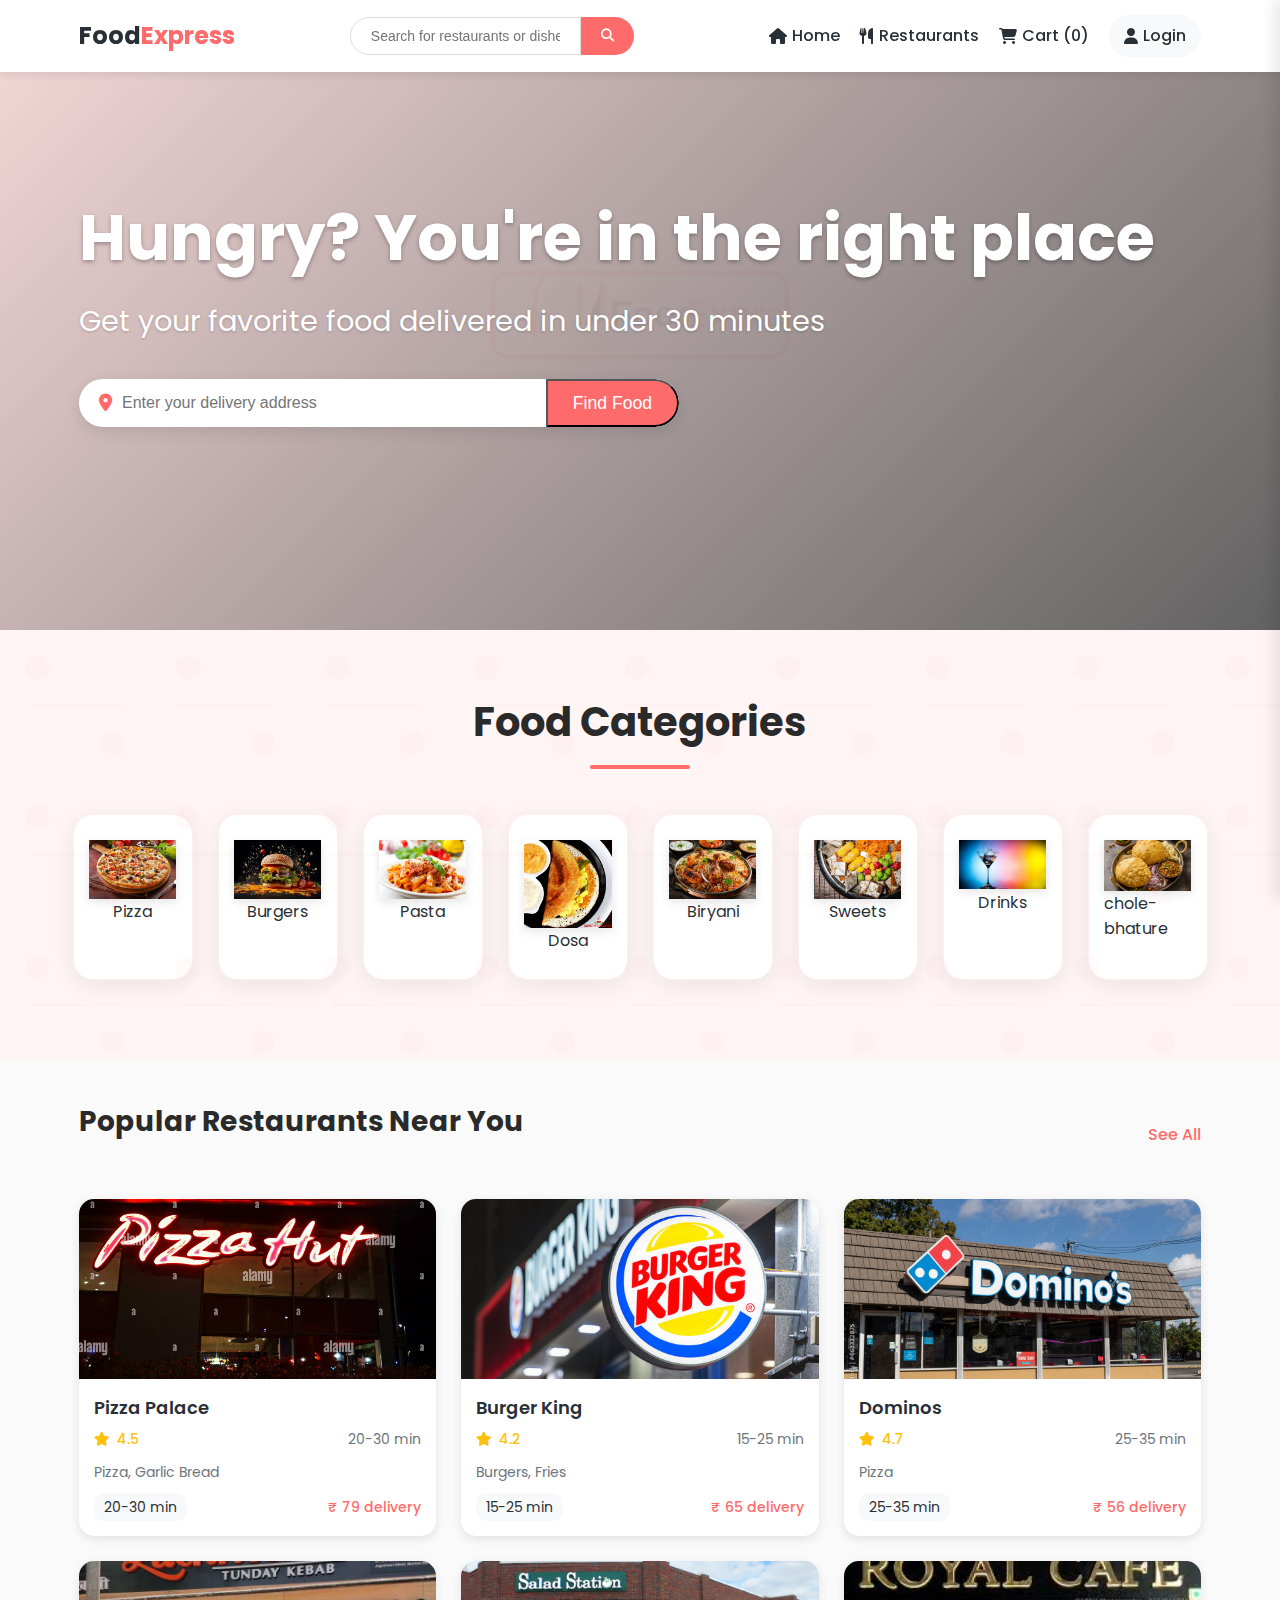
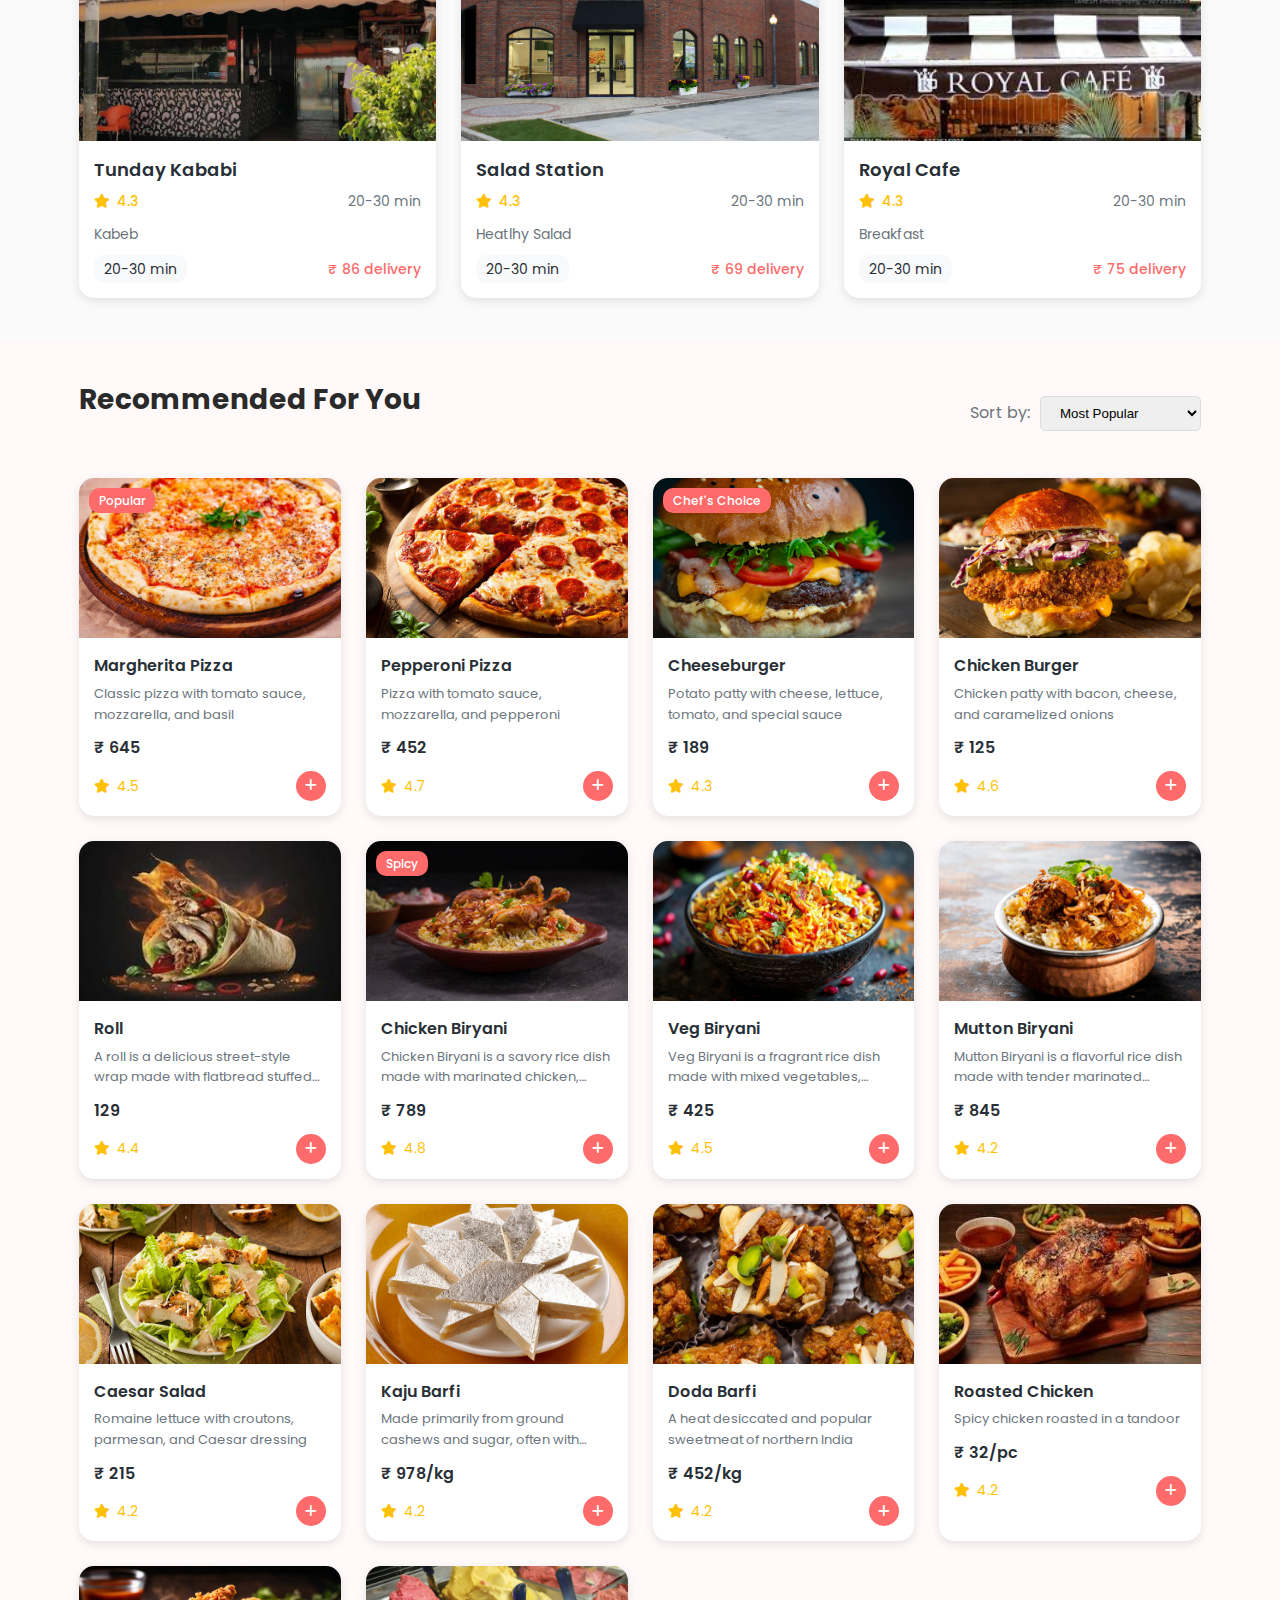
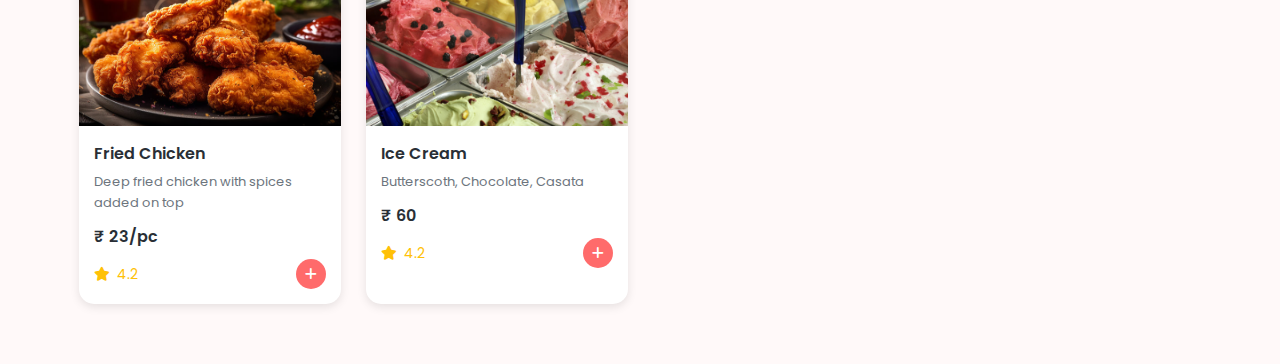
<file: instantFood/index.html>
<!DOCTYPE html>
<html lang="en">
<head>
    <meta charset="UTF-8">
    <meta name="viewport" content="width=device-width, initial-scale=1.0">
    <title>FoodExpress | Fast Food Delivery</title>
    <link rel="stylesheet" href="style.css">
    <link rel="stylesheet" href="https://cdnjs.cloudflare.com/ajax/libs/font-awesome/6.4.0/css/all.min.css">
    <link href="https://fonts.googleapis.com/css2?family=Poppins:wght@300;400;500;600;700&display=swap" rel="stylesheet">
</head>
<body>
    <!-- Navigation Bar -->
    <nav class="navbar">
        <div class="container">
            <a href="#" class="logo">Food<span>Express</span></a>
            <div class="search-bar">
                <input type="text" placeholder="Search for restaurants or dishes...">
                <button><i class="fas fa-search"></i></button>
            </div>
            <div class="nav-links">
                <a href="#"><i class="fas fa-home"></i> Home</a>
                <a href="#"><i class="fas fa-utensils"></i> Restaurants</a>
                <a href="#"><i class="fas fa-shopping-cart"></i> Cart (<span id="cart-count">0</span>)</a>
                <a href="#" class="btn-login"><i class="fas fa-user"></i> Login</a>
            </div>
            <div class="mobile-menu-btn">
                <i class="fas fa-bars"></i>
            </div>
        </div>
    </nav>

    <!-- Hero Section -->
  <!-- Replace your existing hero section with this -->
<section class="hero">
    <div class="hero-overlay">
        <div class="container">
            <div class="hero-content">
                <h1>Hungry? You're in the right place</h1>
                <p>Get your favorite food delivered in under 30 minutes</p>
                <div class="delivery-search-single-line">
                    <div class="location-input-wrapper">
                        <i class="fas fa-map-marker-alt"></i>
                        <input type="text" placeholder="Enter your delivery address">
                    </div>
                    <button class="btn-primary">Find Food</button>
                </div>
            </div>
        </div>
    </div>
</section>

    <!-- Food Categories -->
    <section class="categories">
        <h2>Food Categories</h2>
        <div class="category-slider">
            <!-- <div class="category active" data-category="">
                <img src="" alt="">
                <span>All</span>
            </div> -->
            <div class="category" data-category="pizza">
                <img src="src/images/pizza.jpg" alt="Pizza">
                <span>Pizza</span>
            </div>
            <div class="category" data-category="burgers">
                <img src="src/images/burgers.jpg" alt="Burgers">
                <span>Burgers</span>
            </div>
            <div class="category" data-category="pasta">
                <img src="src/images/pasta.jpg" alt="Pasta">
                <span>Pasta</span>
            </div>
            <div class="category" data-category="dosa">
                <img src="src/images/dosa.jpg" alt="Dosa">
                <span>Dosa</span>
            </div>
            <div class="category" data-category="biryani">
                <img src="src/images/biryani.jpg" alt="Biryani">
                <span>Biryani</span>
            </div>
            <div class="category" data-category="sweets">
                <img src="src/images/sweets.jpg" alt="Sweets">
                <span>Sweets</span>
            </div>
            <div class="category" data-category="drinks">
                <img src="src/images/drinks1.jpg" alt="Drinks">
                <span>Drinks</span>
            </div>
            <div class="category" data-category="chole-bhature">
                <img src="src/images/chole.jpg" alt="chole-bhature">
                <span>chole-bhature</span>
            </div>
          
            
        </div>
    </section>

    <!-- Popular Restaurants -->
    <section class="restaurants">
        <div class="container">
            <div class="section-header">
                <h2>Popular Restaurants Near You</h2>
                <a href="#" class="see-all">See All</a>
            </div>
            <div class="restaurant-grid">
                <!-- Restaurant cards will be loaded dynamically -->
            </div>
        </div>
    </section>

    <!-- Food Items -->
    <section class="food-items">
        <div class="container">
            <div class="section-header">
                <h2>Recommended For You</h2>
                <div class="sort-options">
                    <span>Sort by:</span>
                    <select id="sort-food">
                        <option value="popular">Most Popular</option>
                        <option value="rating">Highest Rating</option>
                        <option value="price-low">Price: Low to High</option>
                        <option value="price-high">Price: High to Low</option>
                    </select>
                </div>
            </div>
            <div class="food-grid">
                <!-- Food items will be loaded dynamically -->
            </div>
        </div>
    </section>

    <!-- Cart Sidebar -->
    <div class="cart-sidebar">
        <div class="cart-header">
            <h3>Your Order</h3>
            <button class="close-cart"><i class="fas fa-times"></i></button>
        </div>
        <div class="cart-items">
            <!-- Cart items will be added here -->
            <div class="empty-cart">
                <img src="src/images/cart.jpg" alt="Empty cart">
                <p>Your cart is empty</p>
                <button class="btn-primary">Browse Restaurants</button>
            </div>
        </div>
        <div class="cart-footer">
            <div class="cart-total">
                <span>Subtotal:</span>
                <span class="total-price">$0.00</span>
            </div>
            <button class="btn-checkout">Proceed to Checkout</button>
        </div>
    </div>
    <div class="cart-overlay"></div>

    <!-- Login Modal -->
    <div class="login-modal">
        <div class="modal-content">
            <!-- Close Button -->
            <button class="close-modal">
                <i class="fas fa-times"></i>
            </button>
            
            <!-- Main Login Form -->
            <h2>Login to Your Account</h2>
            <form id="login-form">
                <!-- Email Field -->
                <div class="form-group">
                    <label for="email">Email</label>
                    <input type="email" id="email" placeholder="Enter your email" required>
                </div>
                
                <!-- Password Field with Enhancements -->
                <div class="form-group password-group">
                    <label for="password">Password</label>
                    <div class="password-input-container">
                        <input type="password" id="password" placeholder="Enter your password" required>
                        <button type="button" class="toggle-password" aria-label="Show password">
                            <i class="fas fa-eye"></i>
                            <i class="fas fa-eye-slash"></i>
                        </button>
                    </div>
                    <!-- Password Strength Meter -->
                    <div class="password-strength-meter">
                        <div class="strength-bar"></div>
                        <div class="strength-bar"></div>
                        <div class="strength-bar"></div>
                        <span class="strength-text">Weak</span>
                    </div>
                </div>
                
                <!-- Forgot Password Link (Below Password) -->
                <div class="form-options">
                    <a href="#forgot-password" class="forgot-password">Forgot password?</a>
                </div>
                
                <!-- Submit Button -->
                <button type="submit" class="modal-submit-btn">Login</button>
            </form>
            
            <!-- Social Login -->
            <div class="social-login">
                <p>Or login with</p>
                <div class="social-buttons">
                    <a class="btn-social btn-google" href="https://accounts.google.com/" target="_blank">
                        <i class="fab fa-google"></i> Google
                    </a>
                    <a class="btn-social btn-facebook" href="https://www.facebook.com/login/" target="_blank">
                        <i class="fab fa-facebook-f"></i> Facebook
                    </a>
                </div>
            </div>
            
            
            <!-- Signup Link -->
            <p class="signup-link">Don't have an account? <a href="signup.html">Sign up</a></p>
            
            <!-- Reset Password Modal (Hidden by Default) -->
            <div class="forgot-password-modal">
                <div class="modal-header">
                    <button class="back-to-login">
                        <i class="fas fa-arrow-left"></i>
                    </button>
                    <h3>Reset Your Password</h3>
                </div>
                
                <div class="modal-body">
                    <p class="instruction">Enter your email to receive a password reset link</p>
                    
                    <div class="form-group">
                        <label for="reset-email">Email Address</label>
                        <input type="email" id="reset-email" placeholder="your@email.com" required>
                    </div>
                    
                    <div class="status-message"></div>
                </div>
                
                <div class="modal-footer">
                    <button type="button" class="btn-primary btn-reset">Send Reset Link</button>
                </div>
                
            </div>
        </div>
    </div>

    <script src="script.js"></script>
</body>
</html>
</file>
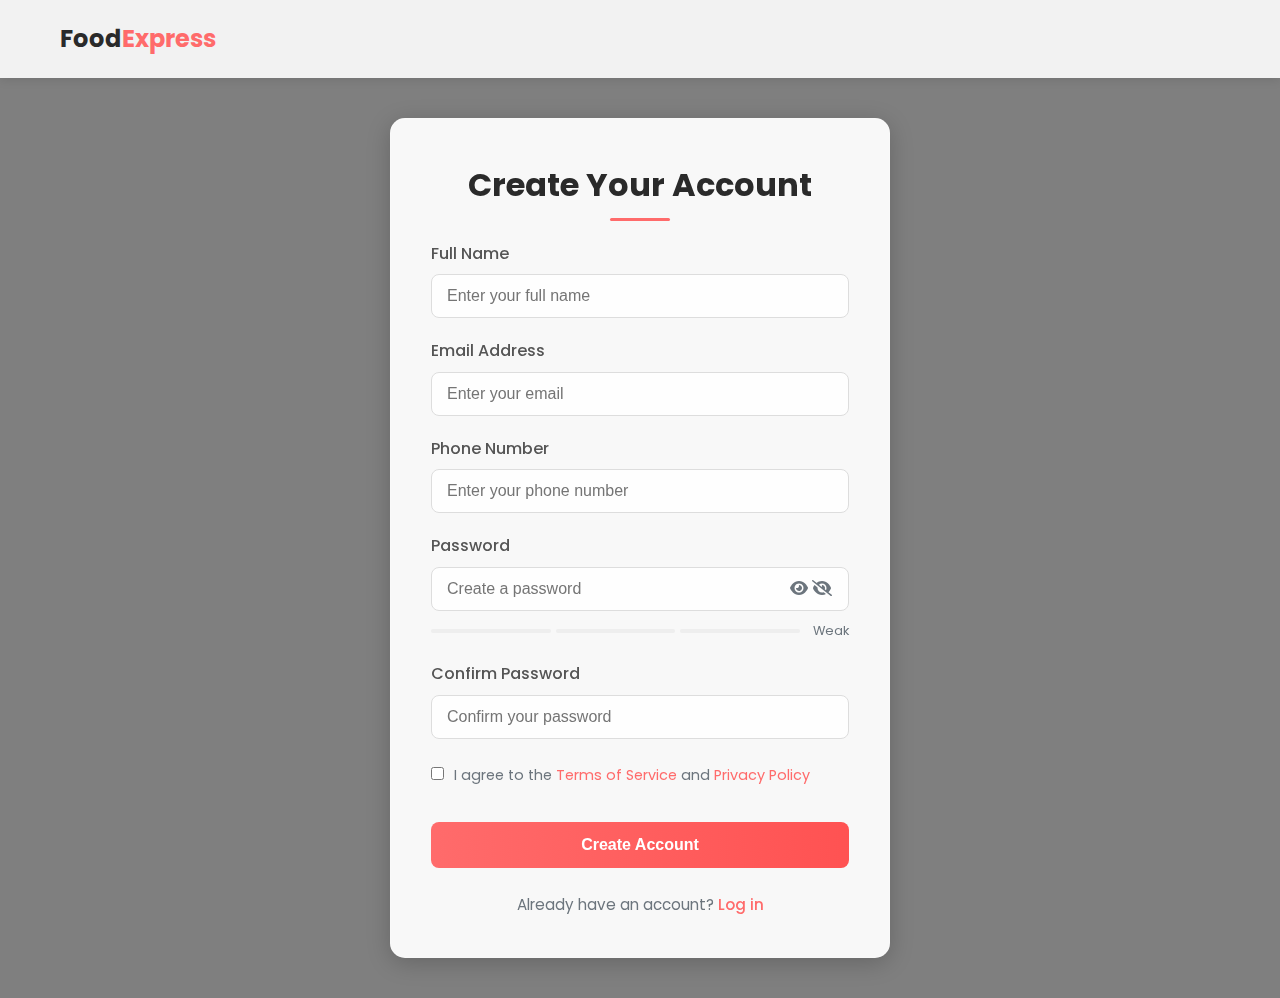
<file: instantFood/signup.html>
<!DOCTYPE html>
<html lang="en">
<head>
    <meta charset="UTF-8">
    <meta name="viewport" content="width=device-width, initial-scale=1.0">
    <title>Sign Up | FoodExpress</title>
    <link rel="stylesheet" href="https://cdnjs.cloudflare.com/ajax/libs/font-awesome/6.4.0/css/all.min.css">
    <link href="https://fonts.googleapis.com/css2?family=Poppins:wght@300;400;500;600;700&display=swap" rel="stylesheet">
    <style>
        /* Base Styles */
        :root {
            --primary: #ff6b6b;
            --primary-dark: #ff5252;
            --secondary: #4ecdc4;
            --dark: #2a2a2a;
            --light: #f7fff7;
            --gray: #6c757d;
            --light-gray: #f8f9fa;
            --danger: #dc3545;
            --success: #28a745;
        }

        * {
            margin: 0;
            padding: 0;
            box-sizing: border-box;
        }

        body {
            font-family: 'Poppins', sans-serif;
            color: var(--dark);
            line-height: 1.6;
            background: url('https://images.unsplash.com/photo-1504674900247-0877df9cc836?ixlib=rb-1.2.1&auto=format&fit=crop&w=1350&q=80') no-repeat center center fixed;
            background-size: cover;
            position: relative;
            min-height: 100vh;
        }

        body::before {
            content: '';
            position: absolute;
            top: 0;
            left: 0;
            width: 100%;
            height: 100%;
            background: rgba(0, 0, 0, 0.5);
            z-index: -1;
        }

        .container {
            width: 100%;
            max-width: 1200px;
            margin: 0 auto;
            padding: 0 20px;
        }

        /* Header */
        .signup-header {
            padding: 20px 0;
            background: rgba(255, 255, 255, 0.9);
            box-shadow: 0 2px 10px rgba(0,0,0,0.1);
            position: relative;
        }

        .logo {
            font-size: 24px;
            font-weight: 700;
            color: var(--dark);
            text-decoration: none;
        }

        .logo span {
            color: var(--primary);
        }

        /* Signup Container */
        .signup-container {
            display: flex;
            min-height: calc(100vh - 80px);
            align-items: center;
            justify-content: center;
        }

        .signup-form-container {
            max-width: 500px;
            width: 100%;
            background: rgba(255, 255, 255, 0.95);
            padding: 40px;
            border-radius: 15px;
            box-shadow: 0 5px 25px rgba(0,0,0,0.2);
            margin: 40px 0;
            backdrop-filter: blur(5px);
            border: 1px solid rgba(255, 255, 255, 0.2);
        }

        /* Form Elements */
        .signup-title {
            text-align: center;
            margin-bottom: 30px;
            font-size: 2rem;
            color: var(--dark);
            position: relative;
        }

        .signup-title::after {
            content: '';
            position: absolute;
            bottom: -10px;
            left: 50%;
            transform: translateX(-50%);
            width: 60px;
            height: 3px;
            background: var(--primary);
            border-radius: 3px;
        }

        .form-group {
            margin-bottom: 20px;
            position: relative;
        }

        .form-group label {
            display: block;
            margin-bottom: 8px;
            font-weight: 500;
            color: #555;
        }

        .form-group input {
            width: 100%;
            padding: 12px 15px;
            border: 1px solid #ddd;
            border-radius: 8px;
            font-size: 16px;
            transition: all 0.3s;
            background: rgba(255, 255, 255, 0.8);
        }

        .form-group input:focus {
            border-color: var(--primary);
            outline: none;
            box-shadow: 0 0 0 3px rgba(255,107,107,0.2);
            background: white;
        }

        /* Password Group */
        .password-group {
            position: relative;
        }

        .password-input-container {
            position: relative;
        }

        .toggle-password {
            position: absolute;
            right: 12px;
            top: 50%;
            transform: translateY(-50%);
            background: none;
            border: none;
            color: var(--gray);
            cursor: pointer;
            padding: 5px;
            font-size: 1rem;
        }

        /* Password Strength Meter */
        .password-strength-meter {
            display: flex;
            align-items: center;
            gap: 5px;
            margin-top: 10px;
            height: 20px;
        }

        .strength-bar {
            height: 4px;
            flex: 1;
            background: #eee;
            border-radius: 2px;
            transition: all 0.3s;
        }

        .strength-text {
            font-size: 0.8rem;
            margin-left: 8px;
            color: var(--gray);
        }

        [data-strength="weak"] .strength-bar:nth-child(-n+1) {
            background: var(--danger);
        }
        [data-strength="medium"] .strength-bar:nth-child(-n+2) {
            background: #ffb347;
        }
        [data-strength="strong"] .strength-bar:nth-child(-n+3) {
            background: var(--success);
        }

        [data-strength="weak"] .strength-text { color: var(--danger); }
        [data-strength="medium"] .strength-text { color: #ffb347; }
        [data-strength="strong"] .strength-text { color: var(--success); }

        /* Terms Checkbox */
        .terms-group {
            display: flex;
            align-items: flex-start;
            margin: 25px 0;
        }

        .terms-group input {
            margin-right: 10px;
            margin-top: 3px;
        }

        .terms-group label {
            font-size: 0.9rem;
            color: var(--gray);
        }

        .terms-group a {
            color: var(--primary);
            text-decoration: none;
        }

        .terms-group a:hover {
            text-decoration: underline;
        }

        /* Submit Button */
        .signup-btn {
            width: 100%;
            padding: 14px;
            background: linear-gradient(to right, var(--primary), var(--primary-dark));
            color: white;
            border: none;
            border-radius: 8px;
            font-size: 1rem;
            font-weight: 600;
            cursor: pointer;
            transition: all 0.3s;
            margin-top: 10px;
        }

        .signup-btn:hover {
            background: linear-gradient(to right, var(--primary-dark), #ff7042);
            transform: translateY(-2px);
            box-shadow: 0 5px 15px rgba(255, 107, 107, 0.3);
        }

        /* Login Link */
        .login-link {
            text-align: center;
            margin-top: 25px;
            color: var(--gray);
            font-size: 0.95rem;
        }

        .login-link a {
            color: var(--primary);
            text-decoration: none;
            font-weight: 500;
        }

        .login-link a:hover {
            text-decoration: underline;
        }

        /* Floating Food Icons Animation */
        .floating-icons {
            position: absolute;
            top: 0;
            left: 0;
            width: 100%;
            height: 100%;
            overflow: hidden;
            z-index: -1;
        }

        .floating-icons div {
            position: absolute;
            display: block;
            width: 40px;
            height: 40px;
            background: rgba(255, 255, 255, 0.2);
            backdrop-filter: blur(5px);
            border-radius: 50%;
            animation: float 15s linear infinite;
            bottom: -150px;
        }

        .floating-icons div:nth-child(1) {
            left: 25%;
            width: 30px;
            height: 30px;
            animation-delay: 0s;
            animation-duration: 10s;
        }

        .floating-icons div:nth-child(2) {
            left: 10%;
            width: 25px;
            height: 25px;
            animation-delay: 2s;
            animation-duration: 12s;
        }

        .floating-icons div:nth-child(3) {
            left: 70%;
            width: 35px;
            height: 35px;
            animation-delay: 4s;
        }

        .floating-icons div:nth-child(4) {
            left: 40%;
            width: 30px;
            height: 30px;
            animation-delay: 0s;
            animation-duration: 18s;
        }

        .floating-icons div:nth-child(5) {
            left: 65%;
            width: 25px;
            height: 25px;
            animation-delay: 0s;
        }

        .floating-icons div:nth-child(6) {
            left: 75%;
            width: 35px;
            height: 35px;
            animation-delay: 3s;
        }

        .floating-icons div:nth-child(7) {
            left: 35%;
            width: 30px;
            height: 30px;
            animation-delay: 7s;
        }

        .floating-icons div:nth-child(8) {
            left: 50%;
            width: 25px;
            height: 25px;
            animation-delay: 15s;
            animation-duration: 45s;
        }

        .floating-icons div:nth-child(9) {
            left: 20%;
            width: 35px;
            height: 35px;
            animation-delay: 2s;
            animation-duration: 35s;
        }

        .floating-icons div:nth-child(10) {
            left: 85%;
            width: 30px;
            height: 30px;
            animation-delay: 0s;
            animation-duration: 11s;
        }

        @keyframes float {
            0% {
                transform: translateY(0) rotate(0deg);
                opacity: 1;
                bottom: -100px;
                border-radius: 50%;
            }
            100% {
                transform: translateY(-1000px) rotate(720deg);
                opacity: 0;
                bottom: 100%;
                border-radius: 10%;
            }
        }

        /* Responsive Design */
        @media (max-width: 768px) {
            .signup-form-container {
                padding: 30px;
                margin: 20px;
            }

            .signup-title {
                font-size: 1.7rem;
            }
        }
    </style>
</head>
<body>
    <!-- Floating Background Elements -->
    <div class="floating-icons">
        <div></div>
        <div></div>
        <div></div>
        <div></div>
        <div></div>
        <div></div>
        <div></div>
        <div></div>
        <div></div>
        <div></div>
    </div>

    <!-- Header -->
    <header class="signup-header">
        <div class="container">
            <a href="index.html" class="logo">Food<span>Express</span></a>
        </div>
    </header>

    <!-- Main Content -->
    <main class="signup-container">
        <div class="signup-form-container">
            <h1 class="signup-title">Create Your Account</h1>
            
            <form id="signup-form">
                <!-- Name -->
                <div class="form-group">
                    <label for="name">Full Name</label>
                    <input type="text" id="name" placeholder="Enter your full name" required>
                </div>

                <!-- Email -->
                <div class="form-group">
                    <label for="email">Email Address</label>
                    <input type="email" id="email" placeholder="Enter your email" required>
                </div>

                <!-- Phone -->
                <div class="form-group">
                    <label for="phone">Phone Number</label>
                    <input type="tel" id="phone" placeholder="Enter your phone number" required>
                </div>

                <!-- Password -->
                <div class="form-group password-group">
                    <label for="password">Password</label>
                    <div class="password-input-container">
                        <input type="password" id="password" placeholder="Create a password" required>
                        <button type="button" class="toggle-password" aria-label="Show password">
                            <i class="fas fa-eye"></i>
                            <i class="fas fa-eye-slash"></i>
                        </button>
                    </div>
                    <div class="password-strength-meter">
                        <div class="strength-bar"></div>
                        <div class="strength-bar"></div>
                        <div class="strength-bar"></div>
                        <span class="strength-text">Weak</span>
                    </div>
                </div>

                <!-- Confirm Password -->
                <div class="form-group">
                    <label for="confirm-password">Confirm Password</label>
                    <input type="password" id="confirm-password" placeholder="Confirm your password" required>
                    <div class="password-match" style="display: none; color: var(--danger); font-size: 0.8rem; margin-top: 5px;"></div>
                </div>

                <!-- Terms Checkbox -->
                <div class="terms-group">
                    <input type="checkbox" id="terms" required>
                    <label for="terms">I agree to the <a href="#">Terms of Service</a> and <a href="#">Privacy Policy</a></label>
                </div>

                <!-- Submit Button -->
                <button type="submit" class="signup-btn">Create Account</button>

                <!-- Login Link -->
                <div class="login-link">
                    Already have an account? <a href="login.html">Log in</a>
                </div>
            </form>
        </div>
    </main>

    <script>
        document.addEventListener('DOMContentLoaded', function() {
            // Password Visibility Toggle
            const togglePassword = document.querySelector('.toggle-password');
            const passwordInput = document.getElementById('password');
            const eyeIcons = togglePassword.querySelectorAll('i');
            
            togglePassword.addEventListener('click', function() {
                const isPassword = passwordInput.type === 'password';
                passwordInput.type = isPassword ? 'text' : 'password';
                eyeIcons[0].style.display = isPassword ? 'none' : 'block';
                eyeIcons[1].style.display = isPassword ? 'block' : 'none';
            });

            // Password Strength Checker
            document.getElementById('password').addEventListener('input', function() {
                const strengthMeter = this.closest('.password-group').querySelector('.password-strength-meter');
                const strength = calculatePasswordStrength(this.value);
                strengthMeter.setAttribute('data-strength', strength);
            });

            function calculatePasswordStrength(password) {
                const hasLetters = /[a-zA-Z]/.test(password);
                const hasNumbers = /\d/.test(password);
                const hasSpecial = /[^a-zA-Z0-9]/.test(password);
                const length = password.length;

                let strength = 0;
                if (length >= 4) strength++;
                if (length >= 8 && hasLetters && hasNumbers) strength++;
                if (length >= 12 && hasLetters && hasNumbers && hasSpecial) strength++;

                return strength === 1 ? 'weak' : strength === 2 ? 'medium' : 'strong';
            }

            // Password Match Checker
            const confirmPassword = document.getElementById('confirm-password');
            const passwordMatch = document.querySelector('.password-match');
            
            confirmPassword.addEventListener('input', function() {
                const password = document.getElementById('password').value;
                if (this.value && password !== this.value) {
                    passwordMatch.style.display = 'block';
                    passwordMatch.textContent = 'Passwords do not match';
                } else {
                    passwordMatch.style.display = 'none';
                }
            });

            // Form Submission
            document.getElementById('signup-form').addEventListener('submit', function(e) {
                e.preventDefault();
                
                // Validate passwords match
                const password = document.getElementById('password').value;
                const confirm = document.getElementById('confirm-password').value;
                
                if (password !== confirm) {
                    passwordMatch.style.display = 'block';
                    passwordMatch.textContent = 'Passwords do not match';
                    return;
                }
                
                // Validate terms checked
                if (!document.getElementById('terms').checked) {
                    alert('Please agree to the Terms of Service and Privacy Policy');
                    return;
                }
                
                // Get form data
                const formData = {
                    name: document.getElementById('name').value,
                    email: document.getElementById('email').value,
                    phone: document.getElementById('phone').value,
                    password: password
                };
                
                // Here you would typically send data to your backend
                console.log('Form submitted:', formData);
                
                // Show success message (in a real app, you'd redirect or show a proper success message)
                alert('Account created successfully! Redirecting to login...');
                window.location.href = 'index.html';
            });
        });
    </script>
</body>
</html>
</file>
<file: instantFood/style.css>
/* Base Styles */
:root {
    --primary: #ff6b6b;
    --primary-dark: #ff5252;
    --secondary: #4ecdc4;
    --dark: #292f36;
    --light: #f7fff7;
    --gray: #6c757d;
    --light-gray: #f8f9fa;
    --success: #28a745;
    --warning: #ffc107;
    --danger: #dc3545;
}

* {
    margin: 0;
    padding: 0;
    box-sizing: border-box;
}

body {
    font-family: 'Poppins', sans-serif;
    background-color: #f5f5f5;
    color: var(--dark);
    line-height: 1.6;
}

.container {
    width: 90%;
    max-width: 1200px;
    margin: 0 auto;
    padding: 0 15px;
}

/* Buttons */
.btn {
    display: inline-block;
    padding: 10px 20px;
    border-radius: 30px;
    font-weight: 500;
    cursor: pointer;
    transition: all 0.3s ease;
    border: none;
    text-align: center;
}

.btn-primary {
    background-color: var(--primary);
    color: white;
}

.btn-primary:hover {
    background-color: var(--primary-dark);
    transform: translateY(-2px);
    box-shadow: 0 5px 15px rgba(255, 107, 107, 0.3);
}

.btn-outline {
    background-color: transparent;
    border: 1px solid var(--primary);
    color: var(--primary);
}

.btn-outline:hover {
    background-color: var(--primary);
    color: white;
}

/* Navigation */
.navbar {
    background-color: white;
    box-shadow: 0 2px 10px rgba(0, 0, 0, 0.1);
    position: fixed;
    width: 100%;
    top: 0;
    z-index: 1000;
    padding: 15px 0;
}

.navbar .container {
    display: flex;
    justify-content: space-between;
    align-items: center;
}

.logo {
    font-size: 24px;
    font-weight: 700;
    color: var(--dark);
    text-decoration: none;
}

.logo span {
    color: var(--primary);
}

.search-bar {
    display: flex;
    flex: 0.6;
    margin: 0 20px;
}

.search-bar input {
    width: 100%;
    padding: 10px 20px;
    border-radius: 30px 0 0 30px;
    border: 1px solid #ddd;
    outline: none;
    font-size: 14px;
}

.search-bar button {
    padding: 10px 20px;
    background-color: var(--primary);
    color: white;
    border: none;
    border-radius: 0 30px 30px 0;
    cursor: pointer;
}

.nav-links {
    display: flex;
    align-items: center;
}

.nav-links a {
    margin-left: 20px;
    color: var(--dark);
    text-decoration: none;
    font-weight: 500;
    display: flex;
    align-items: center;
}

.nav-links a i {
    margin-right: 5px;
}

.nav-links a:hover {
    color: var(--primary);
}

.btn-login {
    background-color: var(--light-gray);
    padding: 8px 15px;
    border-radius: 30px;
}

.mobile-menu-btn {
    display: none;
    font-size: 24px;
    cursor: pointer;
}

/* Hero Section */
/* ===================== NEW HERO SECTION ===================== */
.hero {
    position: relative;
    height: 70vh;
    min-height: 500px;
    background: 
        /* Logo watermark */
        url('data:image/svg+xml;utf8,<svg xmlns="http://www.w3.org/2000/svg" viewBox="0 0 200 60" opacity="0.05"><rect x="2" y="2" width="196" height="56" rx="10" fill="none" stroke="%23ff6b6b" stroke-width="3"/><path d="M30 15v30m0-15h15m-15-15l5-10m-5 25l5 10m25-30v30m15-30v20a5 5 0 01-5 5h-5" stroke="%23ff6b6b" stroke-width="3" stroke-linecap="round"/><text x="80" y="38" font-family="Poppins, sans-serif" font-weight="700" font-size="24" fill="%23292f36">Food</text><text x="130" y="38" font-family="Poppins, sans-serif" font-weight="700" font-size="24" fill="%23ff6b6b">Express</text></svg>'),
        /* Food image collage */
        url('https://images.unsplash.com/photo-1504674900247-0877df9cc836?ixlib=rb-1.2.1&auto=format&fit=crop&w=1350&q=80');
    background-size: 300px auto, cover;
    background-position: center, center;
    background-repeat: no-repeat;
    padding: 0; /* Remove previous padding */
}

.hero-overlay {
    position: absolute;
    top: 0;
    left: 0;
    width: 100%;
    height: 100%;
    background: linear-gradient(135deg, rgba(255,107,107,0.2) 0%, rgba(0,0,0,0.6) 100%);
    display: flex;
    align-items: center;
}

/* ====== HERO TEXT STYLES ====== */
.hero-content h1 {
    font-size: 4rem;
    margin-bottom: 25px;
    line-height: 1.1;
    font-weight: 700;
    color: white;
    text-shadow: 0 2px 4px rgba(0,0,0,0.3);
}

.hero-content p {
    font-size: 1.8rem;
    margin-bottom: 35px;
    font-weight: 400;
    color: white;
    text-shadow: 0 1px 3px rgba(0,0,0,0.2);
}

/* ====== UPDATED DELIVERY SEARCH (SINGLE LINE) ====== */
.delivery-search-single-line {
    display: flex;
    background: white;
    border-radius: 30px;
    box-shadow: 0 5px 15px rgba(0,0,0,0.1);
    overflow: hidden;
    max-width: 600px;
    animation: pulseGlow 3s infinite;
}

.location-input-wrapper {
    flex: 1;
    display: flex;
    align-items: center;
    padding: 0 20px;
}

.location-input-wrapper i {
    color: var(--primary);
    margin-right: 10px;
    font-size: 1.1rem;
}

.location-input-wrapper input {
    flex: 1;
    border: none;
    outline: none;
    padding: 15px 0;
    font-size: 1rem;
    background: transparent;
    color: #333; /* Dark text for input */
}

.delivery-search-single-line .btn-primary {
    border-radius: 0 30px 30px 0;
    padding: 0 25px;
    font-size: 1.1rem;
    white-space: nowrap;
    box-shadow: none;
    transition: all 0.3s ease;
}

/* ====== RESPONSIVE ADJUSTMENTS ====== */
@media (max-width: 992px) {
    .hero-content h1 { font-size: 3.2rem; }
    .hero-content p { font-size: 1.5rem; }
}

@media (max-width: 768px) {
    .hero-content h1 { font-size: 2.7rem; }
    .hero-content p { font-size: 1.3rem; }
    
    .delivery-search-single-line {
        flex-direction: column;
        background: transparent;
        box-shadow: none;
        gap: 10px;
    }
    
    .location-input-wrapper {
        background: white;
        border-radius: 30px;
        padding: 0 15px;
    }
    
    .delivery-search-single-line .btn-primary {
        border-radius: 30px;
        padding: 12px 20px;
        width: 100%;
    }
}

/* ====== ANIMATIONS ====== */
@keyframes panBackground {
    0% { background-position: center 0%, center 0%; }
    100% { background-position: center 0%, center 20%; }
}

@keyframes pulseGlow {
    0%, 100% { box-shadow: 0 5px 15px rgba(255,107,107,0.3); }
    50% { box-shadow: 0 5px 25px rgba(255,107,107,0.6); }
}

@keyframes fadeInUp {
    from { opacity: 0; transform: translateY(20px); }
    to { opacity: 1; transform: translateY(0); }
}




/* Categories */
/* ====== ENHANCED CATEGORY SECTION ====== */
.categories {
    padding: 60px 0;
    background:  #fff5f5;;
    position: relative;
    overflow: hidden;
}

.categories::before {
    content: '';
    position: absolute;
    top: 0;
    left: 0;
    width: 100%;
    height: 100%;
    background: url('data:image/svg+xml;utf8,<svg xmlns="http://www.w3.org/2000/svg" viewBox="0 0 100 100" opacity="0.03"><circle cx="25" cy="25" r="8" fill="%23ff6b6b"/><circle cx="75" cy="75" r="8" fill="%23ff6b6b"/><path d="M20 50L80 50" stroke="%23ff6b6b" stroke-width="2"/></svg>');
    background-size: 150px;
}

.category-container {
    max-width: 1200px;
    margin: 0 auto;
    padding: 0 20px;
    position: relative;
}

.categories h2 {
    text-align: center;
    margin-bottom: 40px;
    font-size: 2.5rem;
    color: #2a2a2a;
    position: relative;
    display: inline-block;
    left: 50%;
    transform: translateX(-50%);
}

.categories h2::after {
    content: '';
    position: absolute;
    bottom: -15px;
    left: 50%;
    transform: translateX(-50%);
    width: 100px;
    height: 4px;
    background: var(--primary);
    border-radius: 2px;
}

.category-slider {
    display: flex;
    justify-content: center;
    flex-wrap: wrap;
    gap: 25px;
    padding: 20px 0;
}

/* ====== PERFECTLY ALIGNED IMAGE CONTAINER ====== */
.category {
    width: 120px;
    display: flex;
    flex-direction: column;
    align-items: center;
    padding: 25px 15px;
    border-radius: 20px;
    background: white;
    box-shadow: 0 5px 25px rgba(0, 0, 0, 0.08);
    cursor: pointer;
    transition: all 0.4s cubic-bezier(0.175, 0.885, 0.32, 1.275);
    border: 1px solid rgba(255, 107, 107, 0.1);
}

.category-image-container {
    width: 70px;
    height: 70px;
    display: flex;
    justify-content: center;
    align-items: center;
    margin-bottom: 15px;
    border-radius: 50%;
    background: rgba(255, 107, 107, 0.1);
    padding: 15px;
    transition: all 0.3s ease;
}

.category img {
    max-width: 100%;
    max-height: 100%;
    object-fit: contain;
    filter: drop-shadow(0 3px 5px rgba(0,0,0,0.1));
    transition: all 0.3s ease;
}

.category:hover {
    transform: translateY(-8px);
    box-shadow: 0 15px 30px rgba(255, 107, 107, 0.2);
    border-color: rgba(255, 107, 107, 0.3);
}

.category:hover .category-image-container {
    transform: scale(1.1);
    background: rgba(255, 107, 107, 0.15);
}

.category.active {
    background: var(--primary);
    color: white;
}

.category.active .category-image-container {
    background: rgba(255,255,255,0.2);
}

.category.active img {
    filter: brightness(0) invert(1) drop-shadow(0 2px 3px rgba(0,0,0,0.2));
}

/* ====== RESPONSIVE ADJUSTMENTS ====== */
@media (max-width: 992px) {
    .category-slider {
        gap: 20px;
    }
    .category {
        width: 110px;
        padding: 20px 10px;
    }
}

@media (max-width: 768px) {
    .categories {
        padding: 40px 0;
    }
    .category-slider {
        justify-content: flex-start;
        flex-wrap: nowrap;
        overflow-x: auto;
        padding: 20px 10px;
        scroll-snap-type: x mandatory;
        -webkit-overflow-scrolling: touch;
    }
    .category {
        flex: 0 0 auto;
        scroll-snap-align: start;
        width: 100px;
    }
}
/* Restaurants */
.restaurants {
    padding: 40px 0;
    background: #fafafa; /* Light gray background */
    position: relative;
}

.section-header {
    display: flex;
    justify-content: space-between;
    align-items: center;
    margin-bottom: 30px;
}

.section-header h2 {
    font-size: 28px;
}

.see-all {
    color: var(--primary);
    text-decoration: none;
    font-weight: 500;
}

.see-all:hover {
    text-decoration: underline;
}

.restaurant-grid {
    display: grid;
    grid-template-columns: repeat(auto-fill, minmax(280px, 1fr));
    gap: 25px;
}

.restaurant-card {
    background-color: white;
    border-radius: 15px;
    overflow: hidden;
    box-shadow: 0 3px 10px rgba(0, 0, 0, 0.1);
    transition: all 0.3s ease;
    cursor: pointer;
}

.restaurant-card:hover {
    transform: translateY(-5px);
    box-shadow: 0 5px 15px rgba(0, 0, 0, 0.1);
}

.restaurant-img {
    height: 180px;
    overflow: hidden;
}

.restaurant-img img {
    width: 100%;
    height: 100%;
    object-fit: cover;
    transition: transform 0.5s ease;
}

.restaurant-card:hover .restaurant-img img {
    transform: scale(1.05);
}

.restaurant-info {
    padding: 15px;
}

.restaurant-name {
    font-size: 18px;
    font-weight: 600;
    margin-bottom: 5px;
}

.restaurant-meta {
    display: flex;
    justify-content: space-between;
    color: var(--gray);
    font-size: 14px;
    margin-bottom: 10px;
}

.restaurant-rating {
    color: var(--warning);
    font-weight: 500;
}

.restaurant-rating i {
    margin-right: 3px;
}

.restaurant-cuisine {
    color: var(--gray);
    font-size: 14px;
    margin-bottom: 10px;
}

.restaurant-delivery {
    display: flex;
    justify-content: space-between;
    align-items: center;
    font-size: 14px;
}

.delivery-time {
    background-color: var(--light-gray);
    padding: 3px 10px;
    border-radius: 10px;
}

.delivery-price {
    color: var(--primary);
    font-weight: 500;
}

/* Food Items */
.food-items {
    padding: 40px 0 60px;
    background: #fff9f9; /* Very light pink */
    position: relative;
}

.sort-options {
    display: flex;
    align-items: center;
}

.sort-options span {
    margin-right: 10px;
    color: var(--gray);
}

.sort-options select {
    padding: 8px 15px;
    border-radius: 5px;
    border: 1px solid #ddd;
    outline: none;
    cursor: pointer;
}

.food-grid {
    display: grid;
    grid-template-columns: repeat(auto-fill, minmax(250px, 1fr));
    gap: 25px;
}

.food-card {
    background-color: white;
    border-radius: 15px;
    overflow: hidden;
    box-shadow: 0 3px 10px rgba(0, 0, 0, 0.1);
    transition: all 0.3s ease;
    cursor: pointer;
}

.food-card:hover {
    transform: translateY(-5px);
    box-shadow: 0 5px 15px rgba(0, 0, 0, 0.1);
}

.food-img {
    height: 160px;
    overflow: hidden;
    position: relative;
}

.food-img img {
    width: 100%;
    height: 100%;
    object-fit: cover;
    transition: transform 0.5s ease;
}

.food-card:hover .food-img img {
    transform: scale(1.05);
}

.food-badge {
    position: absolute;
    top: 10px;
    left: 10px;
    background-color: var(--primary);
    color: white;
    padding: 3px 10px;
    border-radius: 10px;
    font-size: 12px;
    font-weight: 500;
}

.food-info {
    padding: 15px;
}

.food-name {
    font-size: 16px;
    font-weight: 600;
    margin-bottom: 5px;
}

.food-description {
    color: var(--gray);
    font-size: 13px;
    margin-bottom: 10px;
    display: -webkit-box;
    -webkit-line-clamp: 2;
    -webkit-box-orient: vertical;
    overflow: hidden;
}

.food-price {
    font-weight: 600;
    color: var(--dark);
    margin-bottom: 10px;
}

.food-footer {
    display: flex;
    justify-content: space-between;
    align-items: center;
}

.food-rating {
    color: var(--warning);
    font-size: 14px;
}

.food-rating i {
    margin-right: 3px;
}

.add-to-cart {
    background-color: var(--primary);
    color: white;
    border: none;
    width: 30px;
    height: 30px;
    border-radius: 50%;
    display: flex;
    align-items: center;
    justify-content: center;
    cursor: pointer;
    transition: all 0.3s ease;
}

.add-to-cart:hover {
    background-color: var(--primary-dark);
    transform: scale(1.1);
}

/* Cart Sidebar */
.cart-sidebar {
    position: fixed;
    top: 0;
    right: -400px;
    width: 400px;
    height: 100%;
    background-color: white;
    box-shadow: -5px 0 15px rgba(0, 0, 0, 0.1);
    z-index: 1001;
    transition: right 0.3s ease;
    display: flex;
    flex-direction: column;
}

.cart-sidebar.active {
    right: 0;
}

.cart-overlay {
    position: fixed;
    top: 0;
    left: 0;
    width: 100%;
    height: 100%;
    background-color: rgba(0, 0, 0, 0.5);
    z-index: 1000;
    opacity: 0;
    visibility: hidden;
    transition: all 0.3s ease;
}

.cart-overlay.active {
    opacity: 1;
    visibility: visible;
}

.cart-header {
    padding: 20px;
    border-bottom: 1px solid #eee;
    display: flex;
    justify-content: space-between;
    align-items: center;
}

.close-cart {
    background: none;
    border: none;
    font-size: 20px;
    cursor: pointer;
    color: var(--gray);
}

.cart-items {
    flex: 1;
    overflow-y: auto;
    padding: 20px;
}

.cart-item {
    display: flex;
    margin-bottom: 20px;
    padding-bottom: 20px;
    border-bottom: 1px solid #eee;
}

.cart-item-img {
    width: 80px;
    height: 80px;
    border-radius: 10px;
    overflow: hidden;
    margin-right: 15px;
}

.cart-item-img img {
    width: 100%;
    height: 100%;
    object-fit: cover;
}

.cart-item-info {
    flex: 1;
}

.cart-item-name {
    font-weight: 600;
    margin-bottom: 5px;
}

.cart-item-price {
    color: var(--primary);
    font-weight: 500;
    margin-bottom: 10px;
}

.cart-item-controls {
    display: flex;
    align-items: center;
}

.quantity-control {
    display: flex;
    align-items: center;
    margin-right: 15px;
}

.quantity-btn {
    width: 25px;
    height: 25px;
    border-radius: 50%;
    background-color: var(--light-gray);
    border: none;
    display: flex;
    align-items: center;
    justify-content: center;
    cursor: pointer;
}

.quantity {
    margin: 0 10px;
}

.remove-item {
    color: var(--danger);
    background: none;
    border: none;
    cursor: pointer;
}

.empty-cart {
    text-align: center;
    padding: 40px 0;
}

.empty-cart img {
    width: 150px;
    margin-bottom: 20px;
}

.empty-cart p {
    margin-bottom: 20px;
    color: var(--gray);
}

.cart-footer {
    padding: 20px;
    border-top: 1px solid #eee;
}

.cart-total {
    display: flex;
    justify-content: space-between;
    margin-bottom: 20px;
    font-size: 18px;
    font-weight: 600;
}

.total-price {
    color: var(--primary);
}

.btn-checkout {
    width: 100%;
    padding: 12px;
    font-size: 16px;
    font-weight: 600;
}


/* Login Modal Container */
.login-modal {
    position: fixed;
    top: 0;
    left: 0;
    width: 100%;
    height: 100%;
    background: rgba(0,0,0,0.5);
    display: flex;
    justify-content: center;
    align-items: center;
    z-index: 1000;
    opacity: 0;
    visibility: hidden;
    transition: all 0.3s ease;
}

.login-modal.active {
    opacity: 1;
    visibility: visible;
}

.modal-content {
    background: white;
    border-radius: 15px;
    width: 100%;
    max-width: 450px;
    padding: 30px;
    position: relative;
    box-shadow: 0 10px 30px rgba(0,0,0,0.2);
}

/* Close Button */
.close-modal {
    position: absolute;
    top: 15px;
    right: 15px;
    background: none;
    border: none;
    font-size: 1.2rem;
    color: #777;
    cursor: pointer;
}

/* Form Elements */
h2 {
    text-align: center;
    margin-bottom: 25px;
    color: #2a2a2a;
    font-size: 1.8rem;
}

.form-group {
    margin-bottom: 20px;
}

.form-group label {
    display: block;
    margin-bottom: 8px;
    font-weight: 500;
    color: #555;
}

.form-group input {
    width: 100%;
    padding: 12px 15px;
    border: 1px solid #ddd;
    border-radius: 8px;
    font-size: 1rem;
    transition: border 0.3s;
}

.form-group input:focus {
    border-color: #ff6b6b;
    outline: none;
}

/* Password Group Enhancements */
.password-input-container {
    position: relative;
}

.toggle-password {
    position: absolute;
    right: 12px;
    top: 50%;
    transform: translateY(-50%);
    background: none;
    border: none;
    color: #777;
    cursor: pointer;
    padding: 5px;
    font-size: 1rem;
}

.toggle-password i {
    display: none;
}

.toggle-password i.fa-eye {
    display: inline-block;
}

.toggle-password.active i.fa-eye {
    display: none;
}

.toggle-password.active i.fa-eye-slash {
    display: inline-block;
}

/* Password Strength Meter */
.password-strength-meter {
    display: flex;
    align-items: center;
    gap: 5px;
    margin-top: 10px;
    height: 20px;
}

.strength-bar {
    height: 4px;
    flex: 1;
    background: #eee;
    border-radius: 2px;
    transition: all 0.3s;
}

.strength-text {
    font-size: 0.8rem;
    margin-left: 8px;
    color: #777;
}

[data-strength="weak"] .strength-bar:nth-child(-n+1) {
    background: #ff6b6b;
}
[data-strength="medium"] .strength-bar:nth-child(-n+2) {
    background: #ffb347;
}
[data-strength="strong"] .strength-bar:nth-child(-n+3) {
    background: #4ecdc4;
}

[data-strength="weak"] .strength-text { color: #ff6b6b; }
[data-strength="medium"] .strength-text { color: #ffb347; }
[data-strength="strong"] .strength-text { color: #4ecdc4; }

/* Form Options */
.form-options {
    display: flex;
    justify-content: flex-end;
    margin: -10px 0 20px 0;
}

.forgot-password {
    color: #ff6b6b;
    font-size: 0.9rem;
    text-decoration: none;
    transition: all 0.2s;
}

.forgot-password:hover {
    text-decoration: underline;
    color: #ff5252;
}

/* Submit Button */
.modal-submit-btn {
    width: 100%;
    padding: 12px;
    background: linear-gradient(to right, #ff6b6b, #ff8e53);
    color: white;
    border: none;
    border-radius: 8px;
    font-size: 1rem;
    font-weight: 600;
    cursor: pointer;
    transition: all 0.3s;
    margin-top: 10px;
}

.modal-submit-btn:hover {
    background: linear-gradient(to right, #ff5252, #ff7042);
    transform: translateY(-2px);
    box-shadow: 0 5px 15px rgba(255, 107, 107, 0.3);
}

/* Social Login */
.social-login {
    margin-top: 25px;
    text-align: center;
}

.social-login p {
    color: #777;
    position: relative;
    margin-bottom: 20px;
}

.social-login p::before,
.social-login p::after {
    content: "";
    position: absolute;
    top: 50%;
    width: 30%;
    height: 1px;
    background: #eee;
}

.social-login p::before {
    left: 0;
}

.social-login p::after {
    right: 0;
}

.social-buttons {
    display: flex;
    gap: 10px;
    justify-content: center;
}

.btn-social {
    padding: 10px 15px;
    border-radius: 8px;
    display: flex;
    align-items: center;
    gap: 8px;
    font-weight: 500;
    cursor: pointer;
    transition: all 0.3s;
    border: none;
    font-size: 0.9rem;
}

.btn-google {
    background: #db4437;
    color: white;
}

.btn-facebook {
    background: #4267b2;
    color: white;
}

.btn-social:hover {
    transform: translateY(-2px);
    box-shadow: 0 5px 10px rgba(0,0,0,0.1);
}

/* Signup Link */
.signup-link {
    text-align: center;
    margin-top: 20px;
    color: #777;
    font-size: 0.9rem;
}

.signup-link a {
    color: #ff6b6b;
    text-decoration: none;
    font-weight: 500;
}

.signup-link a:hover {
    text-decoration: underline;
}

/* Reset Password Modal */
.forgot-password-modal {
    position: absolute;
    top: 0;
    left: 0;
    width: 100%;
    height: 100%;
    background: white;
    padding: 25px;
    display: none;
    flex-direction: column;
}

.modal-header {
    display: flex;
    align-items: center;
    margin-bottom: 25px;
    position: relative;
}

.modal-header h3 {
    text-align: center;
    flex: 1;
    font-size: 1.5rem;
    color: #2a2a2a;
    margin: 0 30px;
}

.back-to-login {
    background: none;
    border: none;
    color: #777;
    font-size: 1.2rem;
    cursor: pointer;
    padding: 5px;
    position: absolute;
}

.back-to-login:hover {
    color: #ff6b6b;
}

.instruction {
    color: #666;
    margin-bottom: 25px;
    text-align: center;
    line-height: 1.5;
    font-size: 0.95rem;
}

.modal-footer {
    margin-top: 30px;
}

.btn-reset {
    width: 100%;
    padding: 12px;
    font-size: 1rem;
    font-weight: 600;
}

.support-contact {
    margin-top: 30px;
    text-align: center;
    font-size: 0.9rem;
    color: #777;
}

.support-contact a {
    color: #ff6b6b;
    text-decoration: none;
}

.support-contact a:hover {
    text-decoration: underline;
}

.status-message {
    min-height: 20px;
    margin: 10px 0;
    text-align: center;
    font-size: 0.9rem;
    color: #ff6b6b;
}

.status-success {
    color: #4ecdc4 !important;
}

/* Responsive Design */
@media (max-width: 992px) {
    .hero .container {
        flex-direction: column;
    }
    
    .hero-content {
        padding-right: 0;
        margin-bottom: 40px;
        text-align: center;
    }
    
    .delivery-location {
        margin: 0 auto;
    }
    
    .search-bar {
        display: none;
    }
    
    .nav-links a span {
        display: none;
    }
    
    .nav-links a i {
        margin-right: 0;
        font-size: 20px;
    }
}

@media (max-width: 768px) {
    .navbar .container {
        position: relative;
    }
    
    .nav-links {
        position: fixed;
        top: 80px;
        left: 0;
        width: 100%;
        background-color: white;
        flex-direction: column;
        align-items: flex-start;
        padding: 20px;
        box-shadow: 0 5px 10px rgba(0, 0, 0, 0.1);
        transform: translateY(-150%);
        transition: all 0.3s ease;
        z-index: 999;
    }
    
    .nav-links.active {
        transform: translateY(0);
    }
    
    .nav-links a {
        margin: 10px 0;
        width: 100%;
        padding: 10px 0;
    }
    
    .mobile-menu-btn {
        display: block;
    }
    
    .cart-sidebar {
        width: 100%;
        max-width: 400px;
    }
}

@media (max-width: 576px) {
    .hero-content h1 {
        font-size: 36px;
    }
    
    .section-header {
        flex-direction: column;
        align-items: flex-start;
    }
    
    .see-all {
        margin-top: 10px;
    }
    
    .restaurant-grid, .food-grid {
        grid-template-columns: 1fr;
    }
    
    .modal-content {
        padding: 20px;
    }
}
</file>
